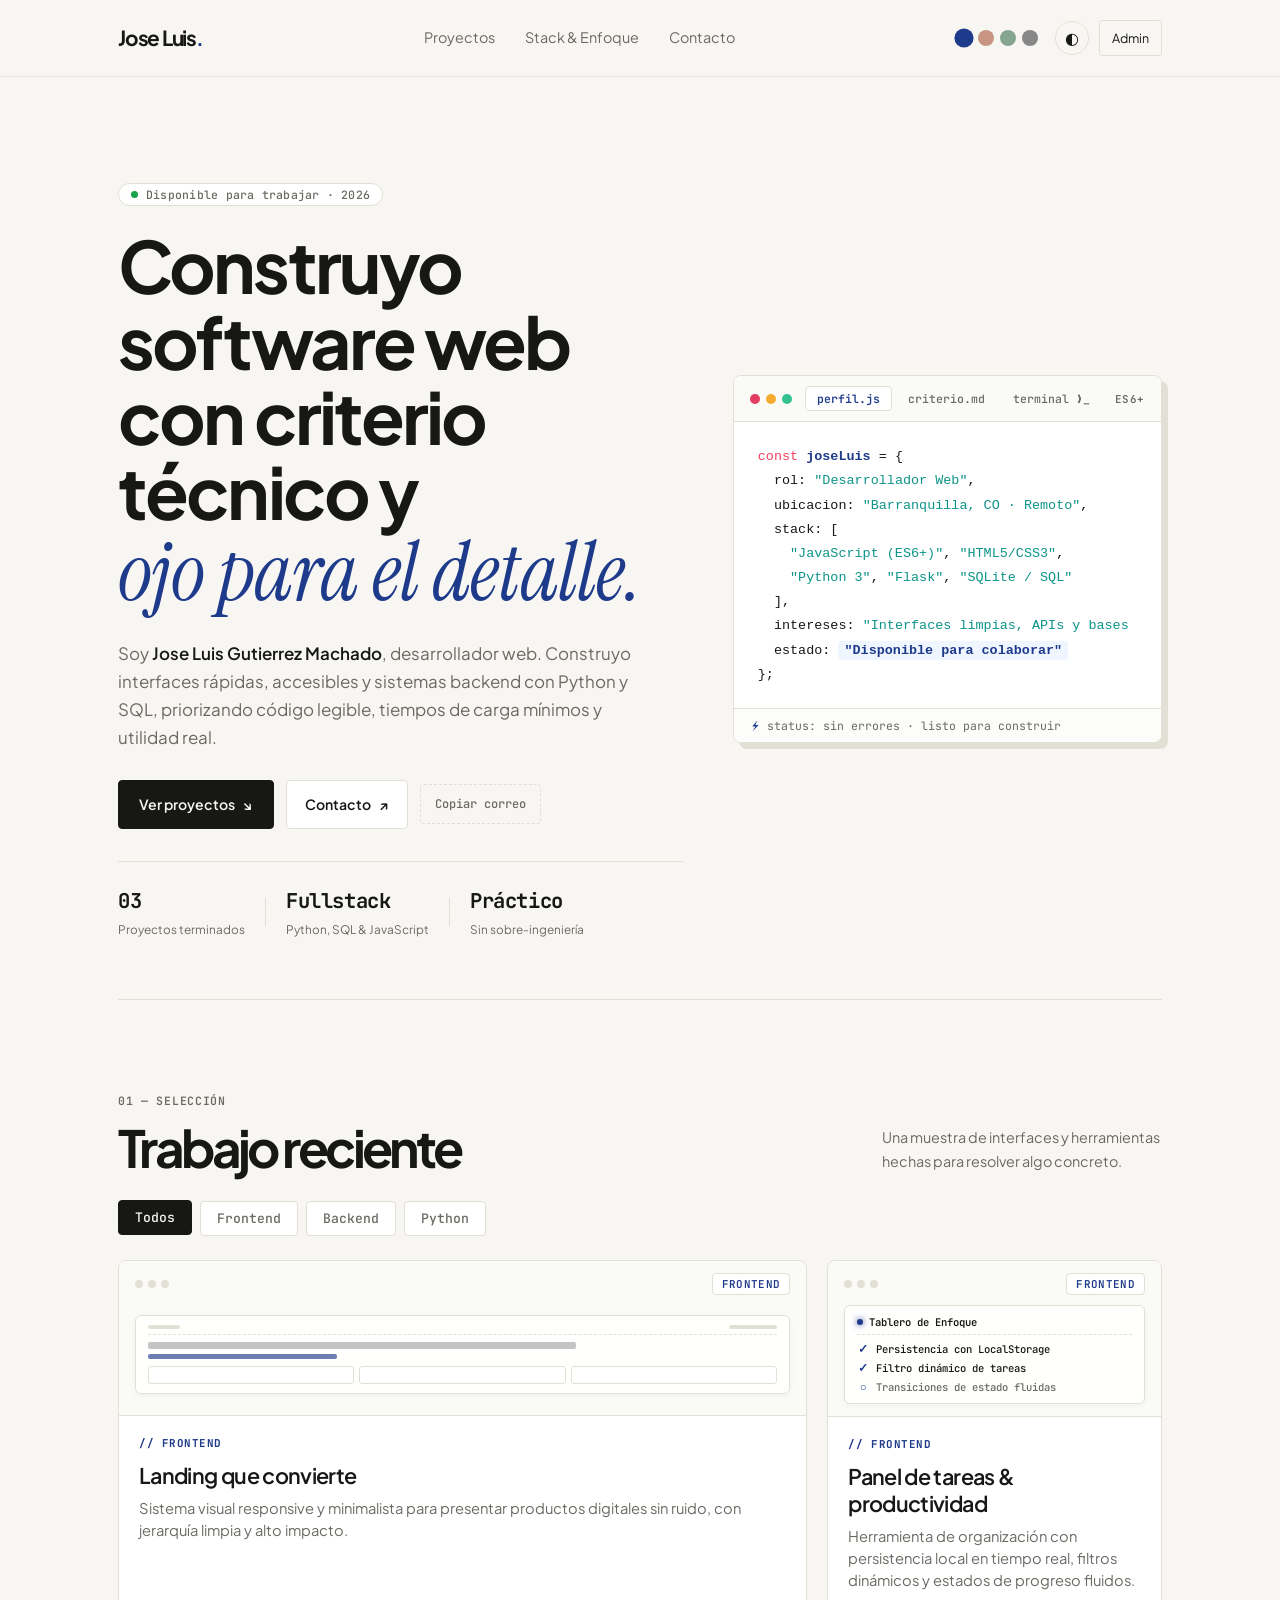
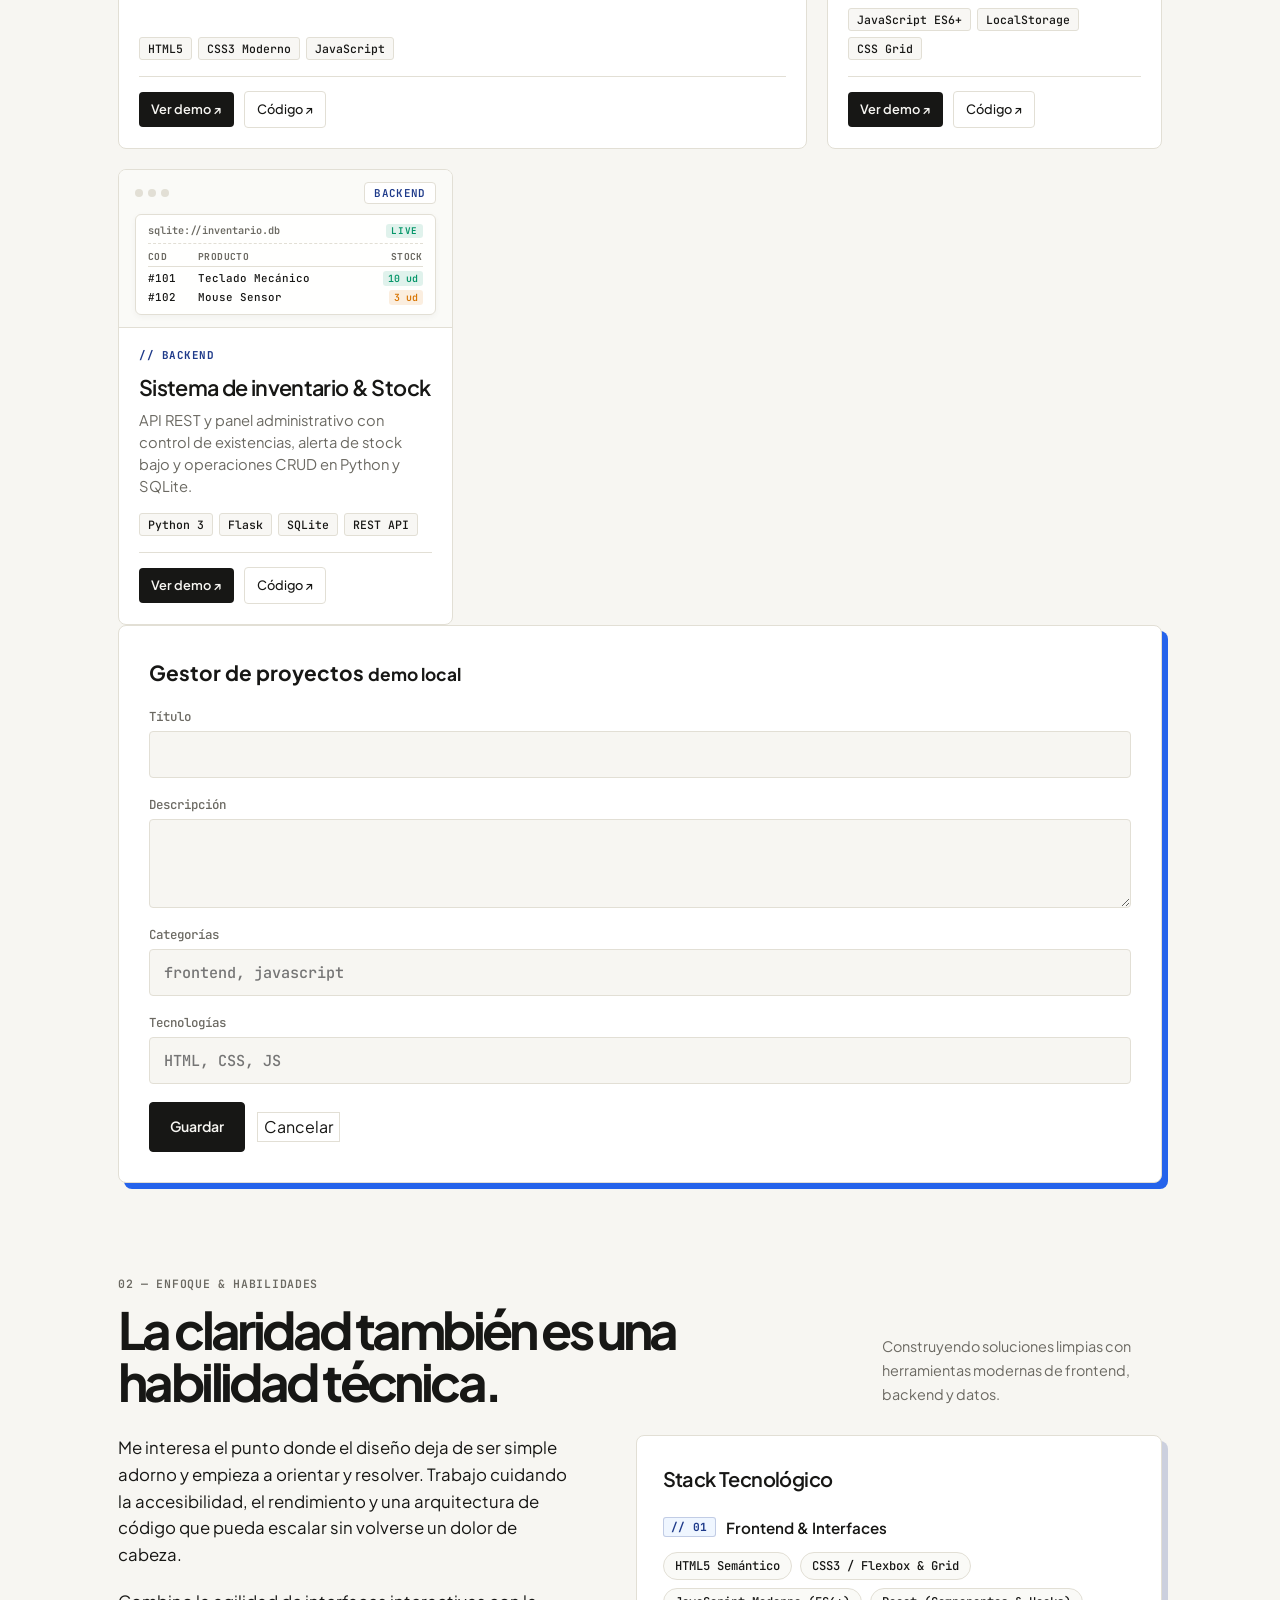
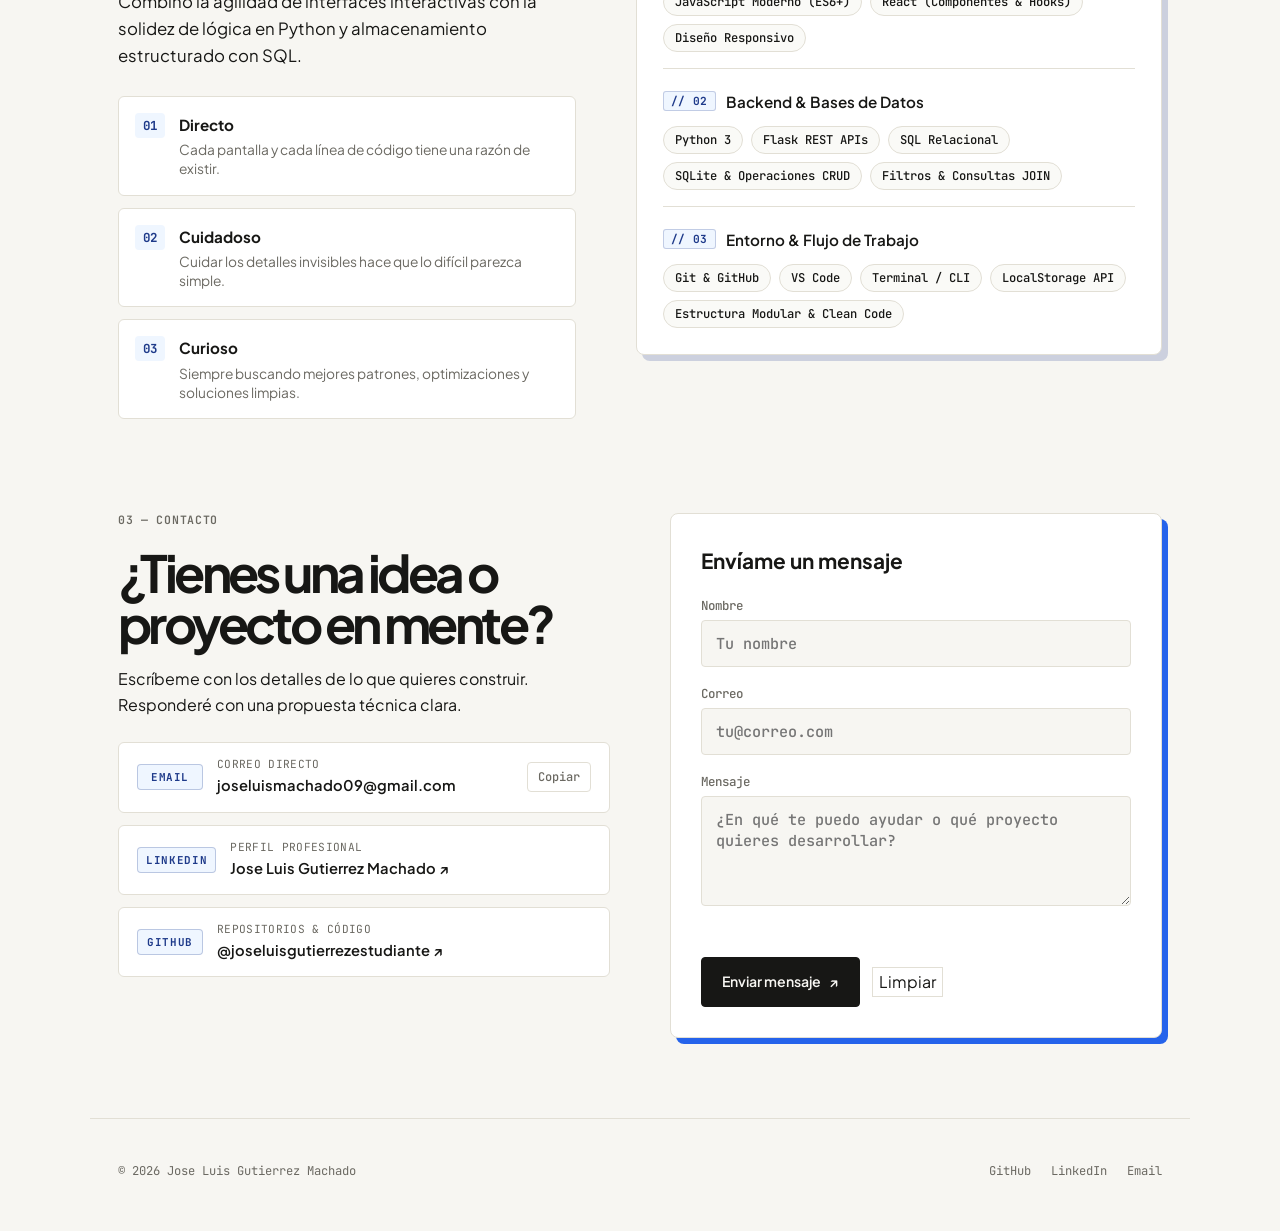
<file: index.html>
<!DOCTYPE html>
<html lang="es">
<head>
    <meta charset="UTF-8">
    <meta name="viewport" content="width=device-width, initial-scale=1">
    <title>Jose Luis Gutierrez Machado | Desarrollo web con intención</title>
    <meta name="description" content="Portafolio de Jose Luis Gutierrez Machado, desarrollador web enfocado en productos digitales claros, rápidos y útiles.">
    <link rel="preconnect" href="https://fonts.googleapis.com">
    <link rel="preconnect" href="https://fonts.gstatic.com" crossorigin>
    <link href="https://fonts.googleapis.com/css2?family=Instrument+Serif:ital@0;1&family=JetBrains+Mono:wght@400;500;600&family=Plus+Jakarta+Sans:wght@400;500;600;700;800&display=swap" rel="stylesheet">
    <link rel="stylesheet" href="css/styles.css">
</head>
<body>
    <header>
        <div class="navbar">
            <a class="logo" href="#hero" aria-label="Ir al inicio">Jose Luis<span>.</span></a>
            <nav id="main-nav" aria-label="Navegación principal">
                <ul class="nav-links">
                    <li><a href="#proyectos">Proyectos</a></li>
                    <li><a href="#sobre-mi">Stack & Enfoque</a></li>
                    <li><a href="#contacto">Contacto</a></li>
                </ul>
            </nav>
            <div class="nav-actions">
                <div class="theme-picker" aria-label="Paleta de diseño">
                    <button class="swatch" data-palette="cobalt" title="Cobalto Clásico" aria-label="Usar tono Cobalto" aria-pressed="true" style="--sw:#1e3a8a;"></button>
                    <button class="swatch" data-palette="terracotta" title="Terracota Tostado" aria-label="Usar tono Terracota" aria-pressed="false" style="--sw:#9a3412;"></button>
                    <button class="swatch" data-palette="olive" title="Verde Olivo" aria-label="Usar tono Olivo" aria-pressed="false" style="--sw:#14532d;"></button>
                    <button class="swatch" data-palette="graphite" title="Grafito Suizo" aria-label="Usar tono Grafito" aria-pressed="false" style="--sw:#18181b;"></button>
                </div>
                <button id="toggle-theme" class="icon-button" aria-label="Activar modo oscuro" aria-pressed="false">◐</button>
                <button id="toggle-admin" class="admin-trigger" title="Modo edición local">Admin</button>
                <button id="mobile-toggle" class="mobile-toggle" aria-label="Abrir menú" aria-expanded="false">
                    <span class="hamburger-bar"></span>
                    <span class="hamburger-bar"></span>
                </button>
            </div>
        </div>
    </header>
    <main>
        <section id="hero" class="hero-section">
            <div class="hero-copy">
                <div class="status-badge">
                    <span class="status-dot"></span>
                    <span class="status-text">Disponible para trabajar · 2026</span>
                </div>
                <h1>Construyo software web con <strong>criterio técnico</strong> y <em>ojo para el detalle.</em></h1>
                <p class="hero-intro">
                    Soy <strong>Jose Luis Gutierrez Machado</strong>, desarrollador web. Construyo interfaces rápidas, accesibles y sistemas backend con Python y SQL, priorizando código legible, tiempos de carga mínimos y utilidad real.
                </p>
                <div class="cta-buttons">
                    <a class="btn-primary" href="#proyectos">Ver proyectos <span>↘</span></a>
                    <a class="btn-secondary" href="#contacto">Contacto <span>↗</span></a>
                    <button id="copy-email-hero" class="btn-copy-email" type="button" aria-label="Copiar correo electrónico" data-email="joseluismachado09@gmail.com">
                        <span class="copy-text">Copiar correo</span>
                    </button>
                </div>
                <div class="hero-stats">
                    <div class="stat-item">
                        <span class="stat-number">03</span>
                        <span class="stat-label">Proyectos terminados</span>
                    </div>
                    <div class="stat-divider"></div>
                    <div class="stat-item">
                        <span class="stat-number">Fullstack</span>
                        <span class="stat-label">Python, SQL & JavaScript</span>
                    </div>
                    <div class="stat-divider"></div>
                    <div class="stat-item">
                        <span class="stat-number">Práctico</span>
                        <span class="stat-label">Sin sobre-ingeniería</span>
                    </div>
                </div>
            </div>

            <!-- Terminal / Window Showcase -->
            <div class="hero-window">
                <div class="window-header">
                    <div class="window-dots">
                        <span class="dot red"></span>
                        <span class="dot yellow"></span>
                        <span class="dot green"></span>
                    </div>
                    <div class="window-tabs" role="tablist">
                        <button class="window-tab active" data-tab="profile" role="tab" aria-selected="true">perfil.js</button>
                        <button class="window-tab" data-tab="method" role="tab" aria-selected="false">criterio.md</button>
                        <button class="window-tab" data-tab="terminal" role="tab" aria-selected="false">terminal ❯_</button>
                    </div>
                    <span class="window-lang" id="window-lang">ES6+</span>
                </div>
                <div class="window-body">
                    <div id="tab-profile" class="tab-pane active" role="tabpanel">
                        <pre class="code-block"><code><span class="tok-kw">const</span> <span class="tok-def">joseLuis</span> = {
  <span class="tok-prop">rol</span>: <span class="tok-str">"Desarrollador Web"</span>,
  <span class="tok-prop">ubicacion</span>: <span class="tok-str">"Barranquilla, CO · Remoto"</span>,
  <span class="tok-prop">stack</span>: [
    <span class="tok-str">"JavaScript (ES6+)"</span>, <span class="tok-str">"HTML5/CSS3"</span>,
    <span class="tok-str">"Python 3"</span>, <span class="tok-str">"Flask"</span>, <span class="tok-str">"SQLite / SQL"</span>
  ],
  <span class="tok-prop">intereses</span>: <span class="tok-str">"Interfaces limpias, APIs y bases de datos"</span>,
  <span class="tok-prop">estado</span>: <span class="tok-badge">"Disponible para colaborar"</span>
};</code></pre>
                    </div>
                    <div id="tab-method" class="tab-pane" role="tabpanel">
                        <div class="method-list">
                            <div class="method-item">
                                <span class="method-step">// 01</span>
                                <div class="method-content">
                                    <strong>Claridad antes de codificar</strong>
                                    <small>Entender el problema real y el flujo del usuario antes de añadir complejidad innecesaria.</small>
                                </div>
                            </div>
                            <div class="method-item">
                                <span class="method-step">// 02</span>
                                <div class="method-content">
                                    <strong>Estructura y escalabilidad</strong>
                                    <small>Modelos relacionales sólidos en SQL, endpoints coherentes y componentes reutilizables.</small>
                                </div>
                            </div>
                            <div class="method-item">
                                <span class="method-step">// 03</span>
                                <div class="method-content">
                                    <strong>Cuidado en la ejecución</strong>
                                    <small>Tiempos de carga rápidos, contraste accesible y una base de código agradable de mantener.</small>
                                </div>
                            </div>
                        </div>
                    </div>
                    <div id="tab-terminal" class="tab-pane" role="tabpanel">
                        <div class="terminal-container">
                            <div class="terminal-banner">
                                <span class="term-title">JoseLuis-Terminal v1.2</span>
                                <span class="term-sub">bash/zsh · consola interactiva</span>
                            </div>
                            <p class="term-hint">Escribe un comando o haz clic en los accesos rápidos:</p>
                            <div class="terminal-quick-chips">
                                <button type="button" class="term-chip" data-cmd="help">help</button>
                                <button type="button" class="term-chip" data-cmd="skills">skills</button>
                                <button type="button" class="term-chip" data-cmd="proyectos">proyectos</button>
                                <button type="button" class="term-chip" data-cmd="python app.py">python app.py</button>
                                <button type="button" class="term-chip" data-cmd="clear">clear</button>
                            </div>
                            <div id="terminal-history" class="terminal-history" aria-live="polite">
                                <div class="terminal-entry">
                                    <div class="term-line-output">Bienvenido a la terminal de Jose Luis. Escribe <span class="term-highlight">help</span> para explorar o pulsa los botones de arriba.</div>
                                </div>
                            </div>
                            <form id="terminal-form" class="terminal-prompt-line" autocomplete="off">
                                <span class="term-user">visitor@joseluis</span><span class="term-sep">:</span><span class="term-path">~</span><span class="term-dollar">$</span>
                                <input type="text" id="terminal-input" class="term-input" placeholder="escribe 'help'..." spellcheck="false" autocomplete="off">
                                <button type="submit" class="term-send-btn" aria-label="Ejecutar">↵</button>
                            </form>
                        </div>
                    </div>
                </div>
                <div class="window-footer">
                    <span class="terminal-prompt">⚡</span>
                    <span class="terminal-text">status: sin errores · listo para construir</span>
                </div>
            </div>
        </section>
        <section id="proyectos"><div class="section-heading"><div><p class="eyebrow">01 — Selección</p><h2>Trabajo reciente</h2></div><p class="section-aside">Una muestra de interfaces y herramientas hechas para resolver algo concreto.</p></div><div class="project-filters" role="tablist" aria-label="Filtrar proyectos por categoría"><button class="filter-btn active" data-filter="all">Todos</button><button class="filter-btn" data-filter="frontend">Frontend</button><button class="filter-btn" data-filter="backend">Backend</button><button class="filter-btn" data-filter="python">Python</button></div><div class="projects-grid" id="projects-grid" aria-live="polite"></div>
            <aside id="admin-panel" class="contact-card hidden" aria-hidden="true"><h3>Gestor de proyectos <small>demo local</small></h3><form id="admin-form"><input type="hidden" id="project-id"><label>Título<input id="project-title" required maxlength="80"></label><label>Descripción<textarea id="project-desc" rows="3" required maxlength="300"></textarea></label><label>Categorías<input id="project-cats" placeholder="frontend, javascript"></label><label>Tecnologías<input id="project-tech" placeholder="HTML, CSS, JS"></label><div class="form-actions"><button type="submit" class="btn-primary">Guardar</button><button type="button" id="admin-cancel" class="btn-ghost">Cancelar</button></div></form></aside>
        </section>
        <section id="sobre-mi">
            <div class="section-heading">
                <div>
                    <p class="eyebrow">02 — Enfoque & Habilidades</p>
                    <h2>La claridad también es una habilidad técnica.</h2>
                </div>
                <p class="section-aside">Construyendo soluciones limpias con herramientas modernas de frontend, backend y datos.</p>
            </div>
            <div class="about-grid">
                <div class="about-copy">
                    <p>Me interesa el punto donde el diseño deja de ser simple adorno y empieza a orientar y resolver. Trabajo cuidando la accesibilidad, el rendimiento y una arquitectura de código que pueda escalar sin volverse un dolor de cabeza.</p>
                    <p>Combino la agilidad de interfaces interactivas con la solidez de lógica en Python y almacenamiento estructurado con SQL.</p>
                    
                    <aside class="principles-grid">
                        <div class="principle-card">
                            <span class="p-num">01</span>
                            <div>
                                <strong>Directo</strong>
                                <p>Cada pantalla y cada línea de código tiene una razón de existir.</p>
                            </div>
                        </div>
                        <div class="principle-card">
                            <span class="p-num">02</span>
                            <div>
                                <strong>Cuidadoso</strong>
                                <p>Cuidar los detalles invisibles hace que lo difícil parezca simple.</p>
                            </div>
                        </div>
                        <div class="principle-card">
                            <span class="p-num">03</span>
                            <div>
                                <strong>Curioso</strong>
                                <p>Siempre buscando mejores patrones, optimizaciones y soluciones limpias.</p>
                            </div>
                        </div>
                    </aside>
                </div>

                <!-- Skills Showcase Grid -->
                <div class="skills-showcase">
                    <h3 class="skills-title">Stack Tecnológico</h3>
                    <div class="skills-grid">
                        <div class="skill-category">
                            <div class="skill-category-header">
                                <span class="cat-tag">// 01</span>
                                <h4>Frontend & Interfaces</h4>
                            </div>
                            <div class="skill-chips">
                                <span class="chip">HTML5 Semántico</span>
                                <span class="chip">CSS3 / Flexbox & Grid</span>
                                <span class="chip">JavaScript Moderno (ES6+)</span>
                                <span class="chip">React (Componentes & Hooks)</span>
                                <span class="chip">Diseño Responsivo</span>
                            </div>
                        </div>

                        <div class="skill-category">
                            <div class="skill-category-header">
                                <span class="cat-tag">// 02</span>
                                <h4>Backend & Bases de Datos</h4>
                            </div>
                            <div class="skill-chips">
                                <span class="chip">Python 3</span>
                                <span class="chip">Flask REST APIs</span>
                                <span class="chip">SQL Relacional</span>
                                <span class="chip">SQLite & Operaciones CRUD</span>
                                <span class="chip">Filtros & Consultas JOIN</span>
                            </div>
                        </div>

                        <div class="skill-category">
                            <div class="skill-category-header">
                                <span class="cat-tag">// 03</span>
                                <h4>Entorno & Flujo de Trabajo</h4>
                            </div>
                            <div class="skill-chips">
                                <span class="chip">Git & GitHub</span>
                                <span class="chip">VS Code</span>
                                <span class="chip">Terminal / CLI</span>
                                <span class="chip">LocalStorage API</span>
                                <span class="chip">Estructura Modular & Clean Code</span>
                            </div>
                        </div>
                    </div>
                </div>
            </div>
        </section>
        <section id="contacto">
            <div class="contact-intro">
                <p class="eyebrow">03 — Contacto</p>
                <h2>¿Tienes una idea o proyecto en mente?</h2>
                <p>Escríbeme con los detalles de lo que quieres construir. Responderé con una propuesta técnica clara.</p>
                
                <div class="direct-contact-list">
                    <div class="contact-channel">
                        <span class="channel-badge">EMAIL</span>
                        <div class="channel-info">
                            <span class="channel-label">Correo directo</span>
                            <a href="mailto:joseluismachado09@gmail.com" class="channel-value">joseluismachado09@gmail.com</a>
                        </div>
                        <button type="button" class="btn-copy-channel" data-copy="joseluismachado09@gmail.com" title="Copiar correo" aria-label="Copiar correo electrónico">Copiar</button>
                    </div>

                    <div class="contact-channel">
                        <span class="channel-badge">LINKEDIN</span>
                        <div class="channel-info">
                            <span class="channel-label">Perfil profesional</span>
                            <a href="https://www.linkedin.com/in/jose-luis-guti%C3%A9rrez-machado-391619217/" target="_blank" rel="noopener" class="channel-value">Jose Luis Gutierrez Machado ↗</a>
                        </div>
                    </div>

                    <div class="contact-channel">
                        <span class="channel-badge">GITHUB</span>
                        <div class="channel-info">
                            <span class="channel-label">Repositorios & Código</span>
                            <a href="https://github.com/joseluisgutierrezestudiante" target="_blank" rel="noopener" class="channel-value">@joseluisgutierrezestudiante ↗</a>
                        </div>
                    </div>
                </div>
            </div>

            <div class="contact-card">
                <h3>Envíame un mensaje</h3>
                <form id="contact-form" novalidate>
                    <label>Nombre
                        <input type="text" id="contact-name" name="name" placeholder="Tu nombre" required minlength="2">
                    </label>
                    <label>Correo
                        <input type="email" id="contact-email" name="email" placeholder="tu@correo.com" required>
                    </label>
                    <label>Mensaje
                        <textarea id="contact-message" name="message" rows="4" placeholder="¿En qué te puedo ayudar o qué proyecto quieres desarrollar?" required minlength="10"></textarea>
                    </label>
                    <div id="contact-errors" aria-live="assertive"></div>
                    <div class="form-actions">
                        <button type="submit" class="btn-primary">Enviar mensaje <span>↗</span></button>
                        <button type="reset" class="btn-ghost">Limpiar</button>
                    </div>
                </form>
            </div>
        </section>
    </main>
    <footer><p>© 2026 Jose Luis Gutierrez Machado</p><div><a href="https://github.com/joseluisgutierrezestudiante/POO-actividad-perro.git" target="_blank" rel="noopener">GitHub</a><a href="https://www.linkedin.com/in/jose-luis-guti%C3%A9rrez-machado-391619217/" target="_blank" rel="noopener">LinkedIn</a><a href="mailto:joseluismachado09@gmail.com">Email</a></div></footer>
    <div id="toast" class="toast" role="status" aria-live="polite"></div>
    <script src="js/main.js"></script>
</body>
</html>
</file>
<file: css/styles.css>
:root {
    color-scheme: light;
    --font-sans: 'Plus Jakarta Sans', -apple-system, BlinkMacSystemFont, 'Segoe UI', Roboto, sans-serif;
    --font-serif: 'Instrument Serif', Georgia, serif;
    --font-mono: 'JetBrains Mono', 'DM Mono', monospace;

    /* Base Warm Paper / Editorial */
    --bg: #f7f6f2;
    --surface: #ffffff;
    --surface-muted: #f0eee7;
    --ink: #171715;
    --muted: #6b6962;
    --line: #e2dfd5;
    --line-subtle: #eae7dd;

    /* Paleta por defecto: Cobalto Ultramar (Clásico, Sereno, Arquitectónico) */
    --primary: #1e3a8a;
    --primary-soft: #eff6ff;
    --accent: #2563eb;

    --max-width: 1100px;
    --ease: 200ms cubic-bezier(0.16, 1, 0.3, 1);
}

* { box-sizing: border-box; }
html { scroll-behavior: smooth; }
body { margin: 0; background: var(--bg); color: var(--ink); font: 16px/1.65 var(--font-sans); -webkit-font-smoothing: antialiased; }
body.dark-theme {
    color-scheme: dark;
    --bg: #121211;
    --surface: #1a1a18;
    --surface-muted: #242421;
    --ink: #f5f4ef;
    --muted: #9c9a91;
    --line: #2e2d28;
    --line-subtle: #24231f;

    /* Cobalto en modo oscuro */
    --primary: #60a5fa;
    --primary-soft: #172554;
    --accent: #93c5fd;
}

/* --- Paletas Curadas (Humanas, Sin Neón Artificial) --- */

/* 1. Cobalto Clásico */
:root[data-theme="cobalt"], html[data-theme="cobalt"] {
    --primary: #1e3a8a;
    --primary-soft: #eff6ff;
    --accent: #2563eb;
}
html.dark-theme[data-theme="cobalt"], body.dark-theme[data-theme="cobalt"], [data-theme="cobalt"] body.dark-theme {
    --primary: #60a5fa;
    --primary-soft: #172554;
    --accent: #93c5fd;
}

/* 2. Terracota Tostado (Cálido, Artesanal) */
:root[data-theme="terracotta"], html[data-theme="terracotta"] {
    --primary: #9a3412;
    --primary-soft: #fff7ed;
    --accent: #c2410c;
}
html.dark-theme[data-theme="terracotta"], body.dark-theme[data-theme="terracotta"], [data-theme="terracotta"] body.dark-theme {
    --primary: #fb923c;
    --primary-soft: #431407;
    --accent: #fdba74;
}

/* 3. Verde Olivo (Orgánico, Editorial) */
:root[data-theme="olive"], html[data-theme="olive"] {
    --primary: #14532d;
    --primary-soft: #f0fdf4;
    --accent: #15803d;
}
html.dark-theme[data-theme="olive"], body.dark-theme[data-theme="olive"], [data-theme="olive"] body.dark-theme {
    --primary: #4ade80;
    --primary-soft: #052e16;
    --accent: #86efac;
}

/* 4. Grafito Suizo (Monocromático, Minimalista) */
:root[data-theme="graphite"], html[data-theme="graphite"] {
    --primary: #18181b;
    --primary-soft: #f4f4f5;
    --accent: #3f3f46;
}
html.dark-theme[data-theme="graphite"], body.dark-theme[data-theme="graphite"], [data-theme="graphite"] body.dark-theme {
    --primary: #f4f4f5;
    --primary-soft: #27272a;
    --accent: #a1a1aa;
}
a { color: inherit; text-decoration: none; }
button, input, textarea { font: inherit; }
button, a { -webkit-tap-highlight-color: transparent; }
header { position: sticky; top: 0; z-index: 10; background: color-mix(in srgb, var(--bg) 88%, transparent); backdrop-filter: blur(14px); border-bottom: 1px solid color-mix(in srgb, var(--line) 65%, transparent); }
.navbar { max-width: var(--max-width); min-height: 76px; padding: 0 28px; margin: auto; display: flex; align-items: center; justify-content: space-between; gap: 28px; }
.logo { font-size: 1.3rem; font-weight: 700; letter-spacing: -.06em; }
.logo span, em { color: var(--primary); font-style: normal; }
.nav-links { display: flex; gap: 30px; list-style: none; margin: 0; padding: 0; font-size: .9rem; }
.nav-links a, .text-link { color: var(--muted); transition: color var(--ease); }
.nav-links a:hover, .text-link:hover { color: var(--ink); }
.nav-actions { display: flex; align-items: center; gap: 10px; }
.theme-picker { display: flex; gap: 6px; margin-right: 7px; }
.swatch { width: 16px; height: 16px; border: 0; border-radius: 50%; padding: 0; background: var(--sw); cursor: pointer; opacity: .5; transition: opacity var(--ease), transform var(--ease); }
.swatch[aria-pressed="true"], .swatch:hover { opacity: 1; transform: scale(1.2); }
.icon-button, .admin-trigger, .btn-ghost { border: 1px solid var(--line); background: transparent; color: var(--ink); cursor: pointer; }
.icon-button { width: 34px; height: 34px; border-radius: 50%; }
.admin-trigger { padding: 7px 12px; border-radius: 3px; font-size: .78rem; }
main { max-width: var(--max-width); margin: auto; padding: 34px 28px 80px; }
section { padding: 94px 0 0; opacity: 0; transform: translateY(16px); transition: opacity 500ms ease, transform 500ms ease; }
section.visible { opacity: 1; transform: none; }
.hero-section { min-height: 620px; padding: 68px 0 60px; display: grid; grid-template-columns: minmax(0, 1.25fr) minmax(320px, 0.95fr); align-items: center; gap: 50px; border-bottom: 1px solid var(--line); }
.eyebrow { margin: 0 0 20px; color: var(--muted); font: 600 .72rem/1.2 var(--font-mono); letter-spacing: .06em; text-transform: uppercase; }

/* Status badge con pulso sutil */
.status-badge {
    display: inline-flex;
    align-items: center;
    gap: 8px;
    padding: 5px 12px;
    border-radius: 999px;
    background: var(--surface);
    border: 1px solid var(--line);
    margin-bottom: 22px;
    font: 500 .72rem/1 var(--font-mono);
    color: var(--muted);
    letter-spacing: .02em;
}
.status-dot {
    width: 7px;
    height: 7px;
    border-radius: 50%;
    background: #16a34a;
    display: inline-block;
    animation: pulse 2.4s infinite ease-in-out;
}
@keyframes pulse {
    0% { box-shadow: 0 0 0 0 rgba(22, 163, 74, 0.6); }
    70% { box-shadow: 0 0 0 6px rgba(22, 163, 74, 0); }
    100% { box-shadow: 0 0 0 0 rgba(22, 163, 74, 0); }
}

h1 { max-width: 820px; margin: 0; font-family: var(--font-sans); font-size: clamp(2.8rem, 5.6vw, 4.8rem); line-height: 1.05; letter-spacing: -.04em; font-weight: 700; color: var(--ink); }
h1 em { font-family: var(--font-serif); font-style: italic; font-weight: 400; font-size: 1.15em; letter-spacing: -.01em; color: var(--primary); display: inline-block; }
.hero-intro { max-width: 530px; margin: 24px 0 28px; color: var(--muted); font-size: 1.06rem; line-height: 1.65; }
.hero-intro strong { color: var(--ink); font-weight: 600; }

.cta-buttons, .form-actions { display: flex; align-items: center; gap: 12px; flex-wrap: wrap; }
.btn-primary { display: inline-flex; align-items: center; gap: 8px; padding: 12px 20px; border: 1px solid var(--ink); border-radius: 4px; background: var(--ink); color: var(--bg); cursor: pointer; font-weight: 600; font-size: .88rem; transition: all var(--ease); text-decoration: none; }
.btn-primary:hover { background: var(--primary); border-color: var(--primary); color: #fff; transform: translateY(-2px); box-shadow: 3px 3px 0 var(--ink); }
.btn-secondary { display: inline-flex; align-items: center; gap: 8px; padding: 12px 18px; border: 1px solid var(--line); border-radius: 4px; background: var(--surface); color: var(--ink); font-weight: 600; font-size: .88rem; transition: all var(--ease); text-decoration: none; }
.btn-secondary:hover { border-color: var(--ink); transform: translateY(-2px); box-shadow: 3px 3px 0 var(--line); }
.btn-copy-email { display: inline-flex; align-items: center; gap: 7px; padding: 11px 14px; border: 1px dashed var(--line); border-radius: 4px; background: transparent; color: var(--muted); font: 500 .75rem var(--font-mono); cursor: pointer; transition: all var(--ease); }
.btn-copy-email:hover { border-color: var(--primary); color: var(--ink); background: var(--surface); transform: translateY(-2px); }

/* Estadísticas del Hero */
.hero-stats { display: flex; align-items: center; gap: 20px; margin-top: 32px; padding-top: 22px; border-top: 1px solid var(--line); flex-wrap: wrap; }
.stat-item { display: flex; flex-direction: column; gap: 2px; }
.stat-number { font-size: 1.28rem; font-weight: 700; letter-spacing: -.02em; color: var(--ink); font-family: var(--font-mono); }
.stat-label { font-size: .74rem; color: var(--muted); }
.stat-divider { width: 1px; height: 28px; background: var(--line); }

/* Ventana de Código / Terminal */
.hero-window { border: 1px solid var(--line); background: var(--surface); border-radius: 8px; overflow: hidden; box-shadow: 6px 6px 0 var(--line); transition: all var(--ease); }
.hero-window:hover { transform: translateY(-3px); box-shadow: 8px 8px 0 var(--line); border-color: var(--ink); }
.window-header { display: flex; align-items: center; justify-content: space-between; padding: 10px 16px; background: color-mix(in srgb, var(--bg) 60%, var(--surface)); border-bottom: 1px solid var(--line); gap: 12px; }
.window-dots { display: flex; gap: 6px; }
.window-dots .dot { width: 10px; height: 10px; border-radius: 50%; opacity: .85; }
.dot.red { background: #e11d48; }
.dot.yellow { background: #f59e0b; }
.dot.green { background: #10b981; }
.window-tabs { display: flex; gap: 4px; }
.window-tab { padding: 4px 11px; border: 1px solid transparent; background: transparent; color: var(--muted); font: 500 .72rem var(--font-mono); cursor: pointer; border-radius: 4px; transition: all var(--ease); }
.window-tab.active { background: var(--surface); color: var(--primary); border-color: var(--line); font-weight: 600; }
.window-tab:hover:not(.active) { color: var(--ink); }
.window-lang { font: 600 .68rem var(--font-mono); color: var(--muted); letter-spacing: .05em; }
.window-body { padding: 22px 24px; min-height: 255px; }
.tab-pane { display: none; }
.tab-pane.active { display: block; animation: tabFadeIn 220ms ease; }
@keyframes tabFadeIn { from { opacity: 0; transform: translateY(4px); } to { opacity: 1; transform: none; } }
.code-block { margin: 0; font-family: var(--font-mono); font-size: .84rem; line-height: 1.65; overflow-x: auto; color: var(--ink); }
.tok-kw { color: #f43f5e; font-weight: 500; }
.tok-def { color: var(--primary); font-weight: 600; }
.tok-prop { color: var(--ink); }
.tok-str { color: #0d9488; }
.dark-theme .tok-str { color: #34d399; }
.tok-badge { background: var(--primary-soft); color: var(--primary); padding: 2px 6px; border-radius: 4px; font-weight: 600; }

.method-list { display: flex; flex-direction: column; gap: 12px; }
.method-item { display: flex; gap: 12px; align-items: flex-start; padding: 12px; border-radius: 6px; background: color-mix(in srgb, var(--bg) 50%, transparent); border: 1px solid var(--line); }
.method-step { font: 700 .75rem var(--font-mono); color: var(--primary); background: var(--primary-soft); padding: 3px 7px; border-radius: 3px; }
.method-content { display: flex; flex-direction: column; gap: 3px; }
.method-content strong { font-size: .88rem; color: var(--ink); }
.method-content small { font-size: .78rem; color: var(--muted); line-height: 1.35; }
.window-footer { padding: 9px 18px; background: color-mix(in srgb, var(--bg) 35%, var(--surface)); border-top: 1px solid var(--line); display: flex; align-items: center; gap: 8px; font: .72rem var(--font-mono); color: var(--muted); }
.terminal-prompt { color: var(--primary); }

/* Terminal interactiva */
.terminal-container {
    display: flex;
    flex-direction: column;
    gap: 8px;
    font-family: var(--font-mono);
    font-size: .82rem;
    min-height: 255px;
}
.terminal-banner {
    display: flex;
    justify-content: space-between;
    align-items: center;
    border-bottom: 1px dashed var(--line);
    padding-bottom: 6px;
    color: var(--muted);
    font-size: .72rem;
}
.term-title {
    color: var(--primary);
    font-weight: 600;
}
.term-sub {
    color: var(--muted);
}
.term-hint {
    margin: 2px 0 4px;
    color: var(--muted);
    font-size: .74rem;
}
.terminal-quick-chips {
    display: flex;
    flex-wrap: wrap;
    gap: 6px;
    margin-bottom: 4px;
}
.term-chip {
    padding: 3px 8px;
    border-radius: 4px;
    border: 1px solid var(--line);
    background: color-mix(in srgb, var(--bg) 70%, var(--surface));
    color: var(--ink);
    font: 500 .72rem 'DM Mono', monospace;
    cursor: pointer;
    transition: all var(--ease);
}
.term-chip:hover {
    background: var(--primary);
    color: #fff;
    border-color: var(--primary);
    transform: translateY(-1px);
}
.terminal-history {
    flex: 1;
    overflow-y: auto;
    display: flex;
    flex-direction: column;
    gap: 6px;
    max-height: 155px;
    padding-right: 4px;
    scroll-behavior: smooth;
}
.terminal-history::-webkit-scrollbar {
    width: 4px;
}
.terminal-history::-webkit-scrollbar-thumb {
    background: var(--line);
    border-radius: 4px;
}
.terminal-entry {
    display: flex;
    flex-direction: column;
    gap: 2px;
}
.term-line-user {
    display: flex;
    align-items: center;
    gap: 6px;
    font-size: .76rem;
}
.term-user {
    color: var(--primary);
    font-weight: 600;
}
.term-dollar {
    color: var(--ink);
    font-weight: 700;
}
.term-line-cmd {
    color: var(--ink);
    font-weight: 600;
}
.term-line-output {
    padding: 6px 10px;
    background: color-mix(in srgb, var(--bg) 60%, transparent);
    border-radius: 4px;
    border-left: 2px solid var(--primary);
    line-height: 1.5;
    white-space: pre-wrap;
    word-break: break-word;
    font-size: .76rem;
    color: var(--ink);
}
.term-line-output a {
    color: var(--primary);
    text-decoration: underline;
}
.term-highlight {
    color: var(--primary);
    font-weight: 600;
}
.term-cmd {
    background: var(--primary-soft);
    color: var(--primary);
    padding: 1px 5px;
    border-radius: 3px;
    font-weight: 600;
}
.term-success {
    color: #059669;
    font-weight: 500;
}
.dark-theme .term-success {
    color: #34d399;
}
.term-warn {
    color: #d97706;
}
.dark-theme .term-warn {
    color: #fbbf24;
}
.terminal-prompt-line {
    display: flex;
    align-items: center;
    gap: 6px;
    background: color-mix(in srgb, var(--bg) 50%, var(--surface));
    border: 1px solid var(--line);
    border-radius: 4px;
    padding: 5px 10px;
    margin-top: 4px;
}
.term-sep {
    color: var(--muted);
}
.term-path {
    color: #10b981;
}
.term-input {
    flex: 1;
    border: none;
    outline: none;
    background: transparent;
    color: var(--ink);
    font-family: var(--font-mono);
    font-size: .8rem;
    padding: 0;
}
.term-send-btn {
    border: none;
    background: var(--primary);
    color: #fff;
    border-radius: 3px;
    padding: 2px 8px;
    font-size: .78rem;
    cursor: pointer;
    font-family: inherit;
    font-weight: bold;
    transition: opacity var(--ease);
}
.term-send-btn:hover {
    opacity: .85;
}

/* Notificación flotante Toast */
.toast { position: fixed; bottom: 28px; right: 28px; padding: 12px 20px; background: var(--ink); color: var(--bg); border-radius: 6px; font: 500 .84rem var(--font-mono); box-shadow: 0 10px 25px rgba(0,0,0,0.25); transform: translateY(80px); opacity: 0; pointer-events: none; transition: transform 300ms cubic-bezier(0.16, 1, 0.3, 1), opacity 300ms ease; z-index: 999; }
.toast.show { transform: translateY(0); opacity: 1; pointer-events: auto; }

.text-link { border-bottom: 1px solid var(--ink); padding-bottom: 3px; }
.principles span { color: var(--primary); font: .7rem var(--font-mono); }
.section-heading { display: flex; align-items: end; justify-content: space-between; gap: 28px; margin-bottom: 28px; }.section-heading h2, .contact-intro h2 { max-width: 650px; margin: 0; font-size: clamp(2.1rem, 4vw, 3.5rem); line-height: 1; letter-spacing: -.07em; }.section-heading .eyebrow { margin-bottom: 14px; }.section-aside { max-width: 280px; margin: 0; color: var(--muted); font-size: .9rem; }
/* Filtros de proyectos */
.project-filters { display: flex; gap: 8px; flex-wrap: wrap; margin-bottom: 24px; }
.filter-btn { padding: 8px 16px; border: 1px solid var(--line); border-radius: 4px; background: var(--surface); color: var(--muted); cursor: pointer; font: 500 .82rem var(--font-mono); transition: all var(--ease); }
.filter-btn.active, .filter-btn:hover { background: var(--ink); border-color: var(--ink); color: var(--bg); transform: translateY(-1px); }

/* Grid de proyectos */
.projects-grid { display: grid; grid-template-columns: repeat(3, 1fr); gap: 20px; }
.project-card {
    position: relative;
    border-radius: 8px;
    border: 1px solid var(--line);
    background: var(--surface);
    overflow: hidden;
    display: flex;
    flex-direction: column;
    transition: transform var(--ease), border-color var(--ease), box-shadow var(--ease);
}
.project-card:hover {
    transform: translateY(-5px);
    border-color: var(--primary);
    box-shadow: 0 12px 30px color-mix(in srgb, var(--ink) 8%, transparent);
}

/* Efecto Spotlight con cursor */
.project-card::before {
    content: '';
    position: absolute;
    top: 0; left: 0; right: 0; bottom: 0;
    background: radial-gradient(350px circle at var(--mouse-x, -500px) var(--mouse-y, -500px), color-mix(in srgb, var(--primary) 12%, transparent), transparent 70%);
    pointer-events: none;
    opacity: 0;
    transition: opacity 300ms ease;
    z-index: 1;
}
.project-card:hover::before {
    opacity: 1;
}

/* Primer proyecto destacado (Featured) */
.project-card:first-child {
    grid-column: span 2;
}

/* Previsualización visual de la tarjeta y Schematics */
.card-preview {
    min-height: 155px;
    background: color-mix(in srgb, var(--bg) 60%, var(--surface));
    border-bottom: 1px solid var(--line);
    display: flex;
    flex-direction: column;
    justify-content: space-between;
    padding: 12px 16px;
    position: relative;
    overflow: hidden;
}
.card-preview-bar {
    display: flex;
    align-items: center;
    justify-content: space-between;
    z-index: 2;
}
.card-preview-dots {
    display: flex;
    gap: 5px;
}
.card-preview-dots span {
    width: 8px;
    height: 8px;
    border-radius: 50%;
    background: var(--line);
}
.card-tag {
    font: 600 .68rem var(--font-mono);
    padding: 3px 9px;
    border-radius: 4px;
    background: var(--surface);
    border: 1px solid var(--line);
    color: var(--primary);
    letter-spacing: .03em;
}

/* Blueprint Schematics Wireframes (Craft & Non-AI feel) */
.card-schematic {
    flex: 1;
    display: flex;
    align-items: center;
    justify-content: center;
    width: 100%;
    margin-top: 10px;
    user-select: none;
}
.bp-window {
    width: 100%;
    background: color-mix(in srgb, var(--surface) 94%, transparent);
    border: 1px solid var(--line);
    border-radius: 6px;
    padding: 9px 12px;
    font: 500 0.68rem var(--font-mono);
    box-shadow: 0 2px 6px color-mix(in srgb, var(--ink) 4%, transparent);
    transition: transform var(--ease), border-color var(--ease);
}
.project-card:hover .bp-window {
    border-color: color-mix(in srgb, var(--primary) 40%, var(--line));
    transform: translateY(-2px);
}

/* Esquema Base de Datos / SQLite */
.bp-db-header {
    display: flex;
    justify-content: space-between;
    align-items: center;
    font-size: 0.64rem;
    color: var(--muted);
    border-bottom: 1px dashed var(--line);
    padding-bottom: 5px;
    margin-bottom: 6px;
    font-weight: 600;
}
.bp-db-status {
    color: #059669;
    font-size: 0.58rem;
    font-weight: 700;
    letter-spacing: 0.06em;
    background: color-mix(in srgb, #059669 12%, transparent);
    padding: 1px 5px;
    border-radius: 3px;
}
body.dark-theme .bp-db-status {
    color: #34d399;
    background: color-mix(in srgb, #34d399 15%, transparent);
}
.bp-table {
    display: flex;
    flex-direction: column;
    gap: 4px;
}
.bp-tr {
    display: grid;
    grid-template-columns: 42px 1fr auto;
    align-items: center;
    gap: 8px;
    font-size: 0.68rem;
    color: var(--ink);
}
.bp-tr.bp-th {
    font-size: 0.6rem;
    font-weight: 700;
    color: var(--muted);
    letter-spacing: 0.04em;
    border-bottom: 1px solid var(--line);
    padding-bottom: 3px;
}
.bp-tag {
    padding: 1px 5px;
    border-radius: 3px;
    font-size: 0.62rem;
    font-weight: 600;
}
.bp-tag.ok {
    background: color-mix(in srgb, #059669 12%, transparent);
    color: #059669;
}
body.dark-theme .bp-tag.ok {
    color: #34d399;
}
.bp-tag.warn {
    background: color-mix(in srgb, #d97706 12%, transparent);
    color: #d97706;
}
body.dark-theme .bp-tag.warn {
    color: #fbbf24;
}

/* Esquema Tablero / Tareas */
.bp-task-bar {
    display: flex;
    align-items: center;
    gap: 6px;
    font-size: 0.66rem;
    font-weight: 600;
    color: var(--ink);
    border-bottom: 1px dashed var(--line);
    padding-bottom: 5px;
    margin-bottom: 6px;
}
.bp-dot {
    width: 6px;
    height: 6px;
    border-radius: 50%;
    background: var(--line);
    display: inline-block;
}
.bp-dot.active {
    background: var(--primary);
    box-shadow: 0 0 6px var(--primary);
}
.bp-checklist {
    display: flex;
    flex-direction: column;
    gap: 4px;
}
.bp-item {
    display: flex;
    align-items: center;
    gap: 7px;
    font-size: 0.66rem;
    color: var(--muted);
}
.bp-item.checked {
    color: var(--ink);
}
.bp-item .check {
    font-weight: 700;
    color: var(--primary);
    font-size: 0.72rem;
    width: 12px;
    text-align: center;
}

/* Esquema UI Layout Wireframe */
.bp-wire-nav {
    display: flex;
    justify-content: space-between;
    align-items: center;
    padding-bottom: 5px;
    border-bottom: 1px dashed var(--line);
    margin-bottom: 7px;
}
.bp-wire-nav span {
    height: 4px;
    border-radius: 2px;
    background: var(--line);
}
.bp-wire-nav span:first-child {
    width: 32px;
}
.bp-wire-nav span:last-child {
    width: 48px;
}
.bp-wire-hero {
    display: flex;
    flex-direction: column;
    gap: 5px;
    margin-bottom: 7px;
}
.bp-wire-h1 {
    height: 7px;
    width: 68%;
    background: color-mix(in srgb, var(--ink) 25%, transparent);
    border-radius: 2px;
}
.bp-wire-btn {
    height: 5px;
    width: 30%;
    background: var(--primary);
    opacity: 0.65;
    border-radius: 2px;
}
.bp-wire-grid {
    display: grid;
    grid-template-columns: repeat(3, 1fr);
    gap: 5px;
}
.bp-wire-grid span {
    height: 18px;
    background: color-mix(in srgb, var(--surface) 90%, transparent);
    border: 1px solid var(--line);
    border-radius: 3px;
}

/* Contenido de la tarjeta */
.card-body {
    padding: 20px;
    display: flex;
    flex-direction: column;
    flex: 1;
    z-index: 2;
}
.project-meta {
    display: flex;
    justify-content: space-between;
    align-items: center;
    margin-bottom: 8px;
}
.project-cat-badge {
    font: 700 .68rem var(--font-mono);
    color: var(--primary);
    letter-spacing: .05em;
}
.project-card h3 {
    margin: 4px 0 8px;
    font-size: 1.35rem;
    letter-spacing: -.03em;
    font-weight: 600;
    line-height: 1.25;
}
.project-card p {
    margin: 0 0 16px;
    color: var(--muted);
    font-size: .92rem;
    line-height: 1.5;
}
.tech-pills {
    display: flex;
    flex-wrap: wrap;
    gap: 6px;
    margin-top: auto;
    padding-bottom: 16px;
}
.tech-pill {
    padding: 3px 8px;
    border-radius: 3px;
    background: color-mix(in srgb, var(--bg) 80%, transparent);
    border: 1px solid var(--line);
    color: var(--ink);
    font: 500 .72rem var(--font-mono);
}

/* Botones de acción en la tarjeta */
.card-actions-bar {
    display: flex;
    align-items: center;
    gap: 10px;
    padding-top: 14px;
    border-top: 1px solid var(--line);
}
.btn-card-primary {
    display: inline-flex;
    align-items: center;
    gap: 6px;
    padding: 7px 12px;
    background: var(--ink);
    color: var(--bg);
    border-radius: 4px;
    font-size: .8rem;
    font-weight: 600;
    text-decoration: none;
    transition: background var(--ease), transform var(--ease);
}
.btn-card-primary:hover {
    background: var(--primary);
    color: #fff;
    transform: translateY(-2px);
}
.btn-card-ghost {
    display: inline-flex;
    align-items: center;
    gap: 6px;
    padding: 7px 12px;
    border: 1px solid var(--line);
    border-radius: 4px;
    background: transparent;
    color: var(--ink);
    font-size: .8rem;
    font-weight: 500;
    text-decoration: none;
    transition: all var(--ease);
}
.btn-card-ghost:hover {
    border-color: var(--ink);
    transform: translateY(-2px);
}
.admin-card-tools {
    display: flex;
    gap: 6px;
    margin-left: auto;
}
.admin-card-tools button {
    padding: 5px 8px;
    border: 1px solid var(--line);
    border-radius: 3px;
    background: transparent;
    color: var(--muted);
    cursor: pointer;
    font-size: .72rem;
}
.admin-card-tools button:hover {
    border-color: var(--ink);
    color: var(--ink);
}

/* Sección Sobre Mí y Stack */
.about-grid { display: grid; grid-template-columns: 1fr 1.15fr; gap: 60px; align-items: start; }
.about-copy { font-size: 1.05rem; line-height: 1.6; }
.about-copy p { margin-top: 0; margin-bottom: 20px; }

.principles-grid { display: grid; gap: 12px; margin-top: 26px; }
.principle-card {
    display: flex;
    align-items: flex-start;
    gap: 14px;
    padding: 16px;
    border-radius: 6px;
    border: 1px solid var(--line);
    background: var(--surface);
    transition: transform var(--ease), border-color var(--ease);
}
.principle-card:hover {
    transform: translateX(4px);
    border-color: var(--primary);
}
.p-num {
    font: 700 .78rem var(--font-mono);
    color: var(--primary);
    background: var(--primary-soft);
    padding: 4px 8px;
    border-radius: 4px;
}
.principle-card strong { display: block; font-size: .95rem; margin-bottom: 3px; }
.principle-card p { margin: 0; color: var(--muted); font-size: .86rem; line-height: 1.4; }

/* Skills Showcase */
.skills-showcase {
    background: var(--surface);
    border: 1px solid var(--line);
    border-radius: 8px;
    padding: 26px;
    box-shadow: 6px 6px 0 color-mix(in srgb, var(--primary) 20%, transparent);
}
.skills-title {
    margin: 0 0 20px;
    font-size: 1.25rem;
    letter-spacing: -.03em;
    font-weight: 600;
}
.skills-grid { display: grid; gap: 20px; }
.skill-category {
    padding-bottom: 16px;
    border-bottom: 1px solid var(--line);
}
.skill-category:last-child {
    border-bottom: none;
    padding-bottom: 0;
}
.skill-category-header {
    display: flex;
    align-items: center;
    gap: 10px;
    margin-bottom: 12px;
}
.cat-tag {
    font: 700 .7rem var(--font-mono);
    color: var(--primary);
    background: var(--primary-soft);
    padding: 2px 7px;
    border-radius: 3px;
    letter-spacing: .04em;
    border: 1px solid color-mix(in srgb, var(--primary) 22%, transparent);
}
.skill-category-header h4 {
    margin: 0;
    font-size: .95rem;
    font-weight: 600;
    color: var(--ink);
}
.skill-chips {
    display: flex;
    flex-wrap: wrap;
    gap: 8px;
}
.chip {
    padding: 5px 11px;
    border-radius: 999px;
    border: 1px solid var(--line);
    background: color-mix(in srgb, var(--bg) 60%, var(--surface));
    color: var(--ink);
    font: 500 .76rem var(--font-mono);
    transition: all var(--ease);
}
.chip:hover {
    border-color: var(--primary);
    color: var(--primary);
    transform: translateY(-2px);
    background: var(--primary-soft);
}

/* Contacto y canales directos */
#contacto { display: grid; grid-template-columns: 1fr 1fr; gap: 60px; }
.contact-intro p:last-child { max-width: 440px; color: var(--muted); margin-bottom: 24px; }
.direct-contact-list { display: grid; gap: 12px; margin-top: 24px; }
.contact-channel {
    display: flex;
    align-items: center;
    gap: 14px;
    padding: 14px 18px;
    border: 1px solid var(--line);
    border-radius: 6px;
    background: var(--surface);
    transition: transform var(--ease), border-color var(--ease);
}
.contact-channel:hover {
    transform: translateY(-2px);
    border-color: var(--primary);
}
.channel-badge {
    font: 700 .68rem var(--font-mono);
    color: var(--primary);
    letter-spacing: .06em;
    background: var(--primary-soft);
    border: 1px solid color-mix(in srgb, var(--primary) 25%, transparent);
    padding: 5px 8px;
    border-radius: 4px;
    text-align: center;
    min-width: 66px;
    user-select: none;
}
.channel-info { display: flex; flex-direction: column; gap: 2px; flex: 1; }
.channel-label { font: .7rem var(--font-mono); color: var(--muted); text-transform: uppercase; letter-spacing: .03em; }
.channel-value { color: var(--ink); font-weight: 600; font-size: .92rem; text-decoration: none; }
.channel-value:hover { color: var(--primary); }
.btn-copy-channel {
    border: 1px solid var(--line);
    background: transparent;
    color: var(--muted);
    border-radius: 4px;
    padding: 6px 10px;
    cursor: pointer;
    font: 500 .75rem var(--font-mono);
    transition: all var(--ease);
}
.btn-copy-channel:hover {
    border-color: var(--primary);
    color: var(--primary);
    background: var(--primary-soft);
}

.contact-card { padding: 30px; border: 1px solid var(--line); background: var(--surface); border-radius: 8px; box-shadow: 6px 6px 0 var(--accent); }
.contact-card h3 { margin-top: 0; margin-bottom: 18px; font-size: 1.3rem; }
.contact-card form { display: grid; gap: 18px; }
.contact-card label { display: grid; gap: 6px; color: var(--muted); font: 500 .78rem var(--font-mono); }
.contact-card input, .contact-card textarea { width: 100%; padding: 12px 14px; border: 1px solid var(--line); border-radius: 4px; outline: 0; background: var(--bg); color: var(--ink); font-family: inherit; font-size: .95rem; resize: vertical; transition: border-color var(--ease); }
.contact-card input:focus, .contact-card textarea:focus { border-color: var(--primary); box-shadow: 0 0 0 2px var(--primary-soft); }
.contact-card #contact-errors { min-height: 1.2em; font: .82rem var(--font-mono); }

footer { max-width: var(--max-width); margin: auto; padding: 32px 28px 40px; display: flex; justify-content: space-between; align-items: center; border-top: 1px solid var(--line); color: var(--muted); font: .76rem var(--font-mono); }
footer div { display: flex; gap: 20px; }
footer a:hover { color: var(--primary); }

button:focus-visible, a:focus-visible, input:focus-visible, textarea:focus-visible { outline: 2px solid var(--primary); outline-offset: 4px; }

/* Menú móvil */
.mobile-toggle {
    display: none;
    flex-direction: column;
    justify-content: center;
    gap: 5px;
    width: 36px;
    height: 36px;
    border: 1px solid var(--line);
    border-radius: 4px;
    background: transparent;
    cursor: pointer;
    padding: 0;
    align-items: center;
}
.hamburger-bar {
    width: 18px;
    height: 2px;
    background: var(--ink);
    border-radius: 2px;
    transition: transform var(--ease), opacity var(--ease);
}
.mobile-toggle.open .hamburger-bar:nth-child(1) {
    transform: translateY(3.5px) rotate(45deg);
}
.mobile-toggle.open .hamburger-bar:nth-child(2) {
    transform: translateY(-3.5px) rotate(-45deg);
}

@media (max-width: 900px) {
    .projects-grid { grid-template-columns: 1fr 1fr; }
    .project-card:first-child { grid-column: span 2; }
    .about-grid, #contacto { grid-template-columns: 1fr; gap: 40px; }
}

@media (max-width: 780px) {
    .navbar { padding: 0 18px; position: relative; }
    .mobile-toggle { display: flex; }
    
    .nav-links {
        display: none;
        position: absolute;
        top: 100%;
        left: 0;
        right: 0;
        background: var(--surface);
        border-bottom: 1px solid var(--line);
        flex-direction: column;
        padding: 16px 24px;
        gap: 16px;
        box-shadow: 0 10px 20px rgba(0,0,0,0.1);
    }
    .nav-links.open {
        display: flex;
        animation: tabFadeIn 200ms ease;
    }
    
    .admin-trigger { padding: 6px 8px; font-size: .68rem; }
    main { padding: 20px 18px 55px; }
    .hero-section { min-height: auto; padding: 45px 0 35px; grid-template-columns: 1fr; gap: 36px; }
    h1 { font-size: clamp(2.2rem, 8vw, 3.4rem); }
    .section-heading { flex-direction: column; align-items: flex-start; gap: 10px; }
    .section-aside { max-width: 100%; }
    .projects-grid { grid-template-columns: 1fr; }
    .project-card:first-child { grid-column: auto; }
    footer { flex-direction: column; gap: 14px; text-align: center; }
}

@media (max-width: 480px) {
    .theme-picker { display: none; }
    .cta-buttons { flex-direction: column; align-items: stretch; }
    .btn-primary, .btn-secondary, .btn-copy-email { justify-content: center; }
    .contact-card { padding: 20px; }
    .hero-stats { gap: 14px; }
    .stat-divider { display: none; }
}
</file>
